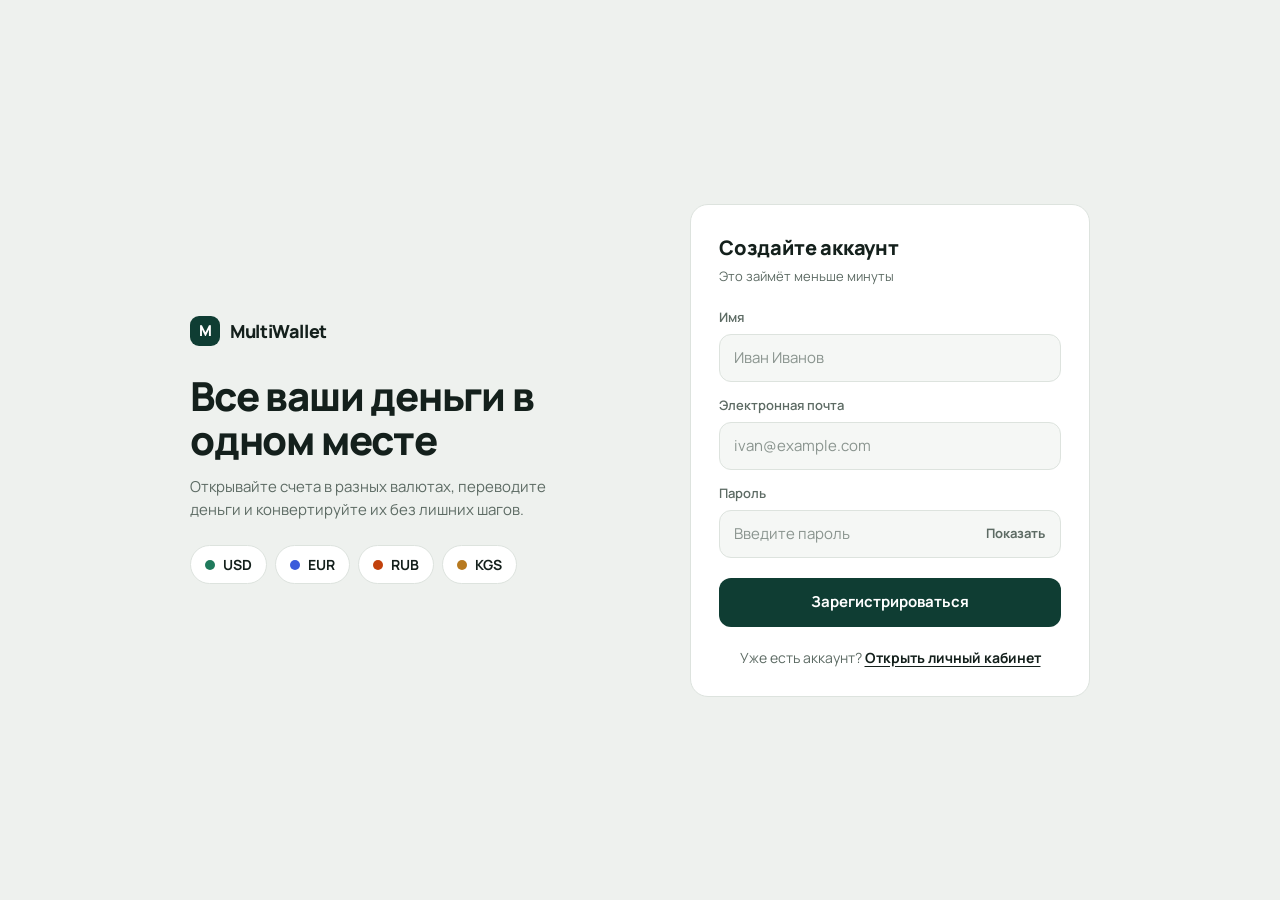
<file: gradle/client/index.html>
<!DOCTYPE html>
<html lang="ru">
<head>
<meta charset="UTF-8">
<meta name="viewport" content="width=device-width, initial-scale=1.0">
<title>Регистрация | MultiWallet</title>
<link rel="preconnect" href="https://fonts.googleapis.com">
<link rel="preconnect" href="https://fonts.gstatic.com" crossorigin>
<link href="https://fonts.googleapis.com/css2?family=Manrope:wght@400;500;600;700;800&display=swap" rel="stylesheet">
<style>
:root{
  --bg:#eef1ee; --surface:#ffffff; --surface-2:#f5f7f5; --line:#dde3de;
  --ink:#14201c; --muted:#5d6b64; --brand:#0f3d33; --brand-ink:#ffffff; --accent:#bfeacf;
  --danger:#b42318; --radius:18px;
  --usd:#1f7a5c; --eur:#3b5bdb; --rub:#c2410c; --kgs:#b7791f;
}
@media (prefers-color-scheme:dark){
  :root{
    --bg:#0c1311; --surface:#141d1a; --surface-2:#1a2622; --line:#25332e;
    --ink:#e8efeb; --muted:#93a39b; --brand:#bfeacf; --brand-ink:#0c1311; --accent:#1f4a3d;
    --danger:#ff8a80;
    --usd:#5fd3a2; --eur:#8ea2ff; --rub:#ff9a6b; --kgs:#f0c36a;
  }
}
*{box-sizing:border-box}
body{margin:0;min-height:100vh;display:grid;place-items:center;padding:24px;background:var(--bg);color:var(--ink);font-family:'Manrope',system-ui,sans-serif;font-size:15px;line-height:1.5;-webkit-font-smoothing:antialiased}
button,input{font:inherit;color:inherit}
:focus-visible{outline:3px solid var(--eur);outline-offset:2px}

.shell{width:100%;max-width:900px;display:grid;grid-template-columns:1fr 400px;gap:48px;align-items:center}
.logo{display:flex;align-items:center;gap:10px;font-weight:800;font-size:18px;letter-spacing:-.02em;margin-bottom:28px}
.logo i{width:30px;height:30px;border-radius:9px;background:var(--brand);display:grid;place-items:center;font-style:normal;color:var(--brand-ink);font-size:15px}
.intro h1{margin:0 0 14px;font-size:40px;line-height:1.1;font-weight:800;letter-spacing:-.03em}
.intro p{margin:0 0 24px;color:var(--muted);max-width:42ch}
.chips{display:flex;flex-wrap:wrap;gap:8px}
.chip{display:inline-flex;align-items:center;gap:8px;padding:8px 14px;border-radius:99px;background:var(--surface);border:1px solid var(--line);font-weight:700;font-size:14px}
.chip::before{content:"";width:10px;height:10px;border-radius:50%;background:var(--c)}

.card{background:var(--surface);border:1px solid var(--line);border-radius:var(--radius);padding:28px}
.card h2{margin:0 0 4px;font-size:20px;font-weight:800;letter-spacing:-.01em}
.sub{margin:0 0 22px;color:var(--muted);font-size:13px}
.field{display:flex;flex-direction:column;gap:6px;margin-bottom:14px}
.field label{font-size:13px;font-weight:600;color:var(--muted)}
.input{width:100%;padding:12px 14px;border-radius:12px;border:1px solid var(--line);background:var(--surface-2);transition:border-color .15s,box-shadow .15s}
.input::placeholder{color:var(--muted);opacity:.7}
.input:focus{outline:none;border-color:var(--brand);box-shadow:0 0 0 3px color-mix(in srgb,var(--brand) 18%,transparent)}
.pass{position:relative}
.pass .input{padding-right:84px}
.pass button{position:absolute;right:8px;top:50%;transform:translateY(-50%);border:0;background:transparent;color:var(--muted);font-weight:700;font-size:13px;padding:6px 8px;border-radius:8px;cursor:pointer}
.pass button:hover{color:var(--ink)}
.btn{width:100%;border:0;border-radius:12px;padding:13px 18px;font-weight:700;cursor:pointer;background:var(--brand);color:var(--brand-ink);margin-top:6px;transition:transform .15s,opacity .15s}
.btn:hover{opacity:.9}.btn:active{transform:scale(.98)}
.btn:disabled{opacity:.6;cursor:wait}
.alt{margin:20px 0 0;text-align:center;color:var(--muted);font-size:14px}
.alt a{color:var(--ink);font-weight:700;text-underline-offset:3px}
.error{display:none;margin:0 0 14px;padding:11px 14px;border-radius:12px;background:color-mix(in srgb,var(--danger) 14%,transparent);color:var(--danger);font-weight:600;font-size:14px}
.error.show{display:block}

@media (prefers-reduced-motion:reduce){*{transition:none!important}}
@media (max-width:820px){.shell{grid-template-columns:1fr;gap:28px;max-width:440px}.intro h1{font-size:30px}}
</style>
</head>
<body>

<div class="shell">
  <section class="intro">
    <div class="logo"><i>M</i> MultiWallet</div>
    <h1>Все ваши деньги в одном месте</h1>
    <p>Открывайте счета в разных валютах, переводите деньги и конвертируйте их без лишних шагов.</p>
    <div class="chips">
      <span class="chip" style="--c:var(--usd)">USD</span>
      <span class="chip" style="--c:var(--eur)">EUR</span>
      <span class="chip" style="--c:var(--rub)">RUB</span>
      <span class="chip" style="--c:var(--kgs)">KGS</span>
    </div>
  </section>

  <section class="card">
    <h2>Создайте аккаунт</h2>
    <p class="sub">Это займёт меньше минуты</p>

    <div id="error" class="error" role="alert"></div>

    <form id="userForm">
      <div class="field">
        <label for="name">Имя</label>
        <input type="text" class="input" id="name" placeholder="Иван Иванов" autocomplete="name" required>
      </div>
      <div class="field">
        <label for="email">Электронная почта</label>
        <input type="email" class="input" id="email" placeholder="ivan@example.com" autocomplete="email" required>
      </div>
      <div class="field">
        <label for="password">Пароль</label>
        <div class="pass">
          <input type="password" class="input" id="password" placeholder="Введите пароль" autocomplete="new-password" required>
          <button type="button" id="togglePass">Показать</button>
        </div>
      </div>
      <button type="submit" class="btn" id="submitBtn">Зарегистрироваться</button>
    </form>

    <p class="alt">Уже есть аккаунт? <a href="dashboard.html">Открыть личный кабинет</a></p>
  </section>
</div>

<script>
const API_URL = 'http://localhost:8080/api/users';
const $ = id => document.getElementById(id);

function showError(msg) {
  const box = $('error');
  box.textContent = msg;
  box.classList.add('show');
}

$('togglePass').addEventListener('click', () => {
  const input = $('password');
  const hidden = input.type === 'password';
  input.type = hidden ? 'text' : 'password';
  $('togglePass').textContent = hidden ? 'Скрыть' : 'Показать';
});

$('userForm').addEventListener('submit', async (e) => {
  e.preventDefault();
  $('error').classList.remove('show');

  const name = $('name').value;
  const email = $('email').value;
  const password = $('password').value;

  const btn = $('submitBtn');
  btn.disabled = true;
  btn.textContent = 'Создаём аккаунт…';

  try {
    const response = await fetch(API_URL, {
      method: 'POST',
      headers: { 'Content-Type': 'application/json' },
      body: JSON.stringify({ name, email, password })
    });

    if (response.ok) {
      const user = await response.json();
      
      localStorage.setItem('currentUserId', user.id);
      window.location.href = 'dashboard.html';
    } else {
      showError('Не удалось создать аккаунт. Проверьте данные: возможно, такая почта уже занята.');
    }
  } catch (error) {
    console.error('Ошибка:', error);
    showError('Нет связи с сервером. Проверьте, что он запущен на localhost:8080.');
  } finally {
    btn.disabled = false;
    btn.textContent = 'Зарегистрироваться';
  }
});
</script>
</body>
</html>
</file>
